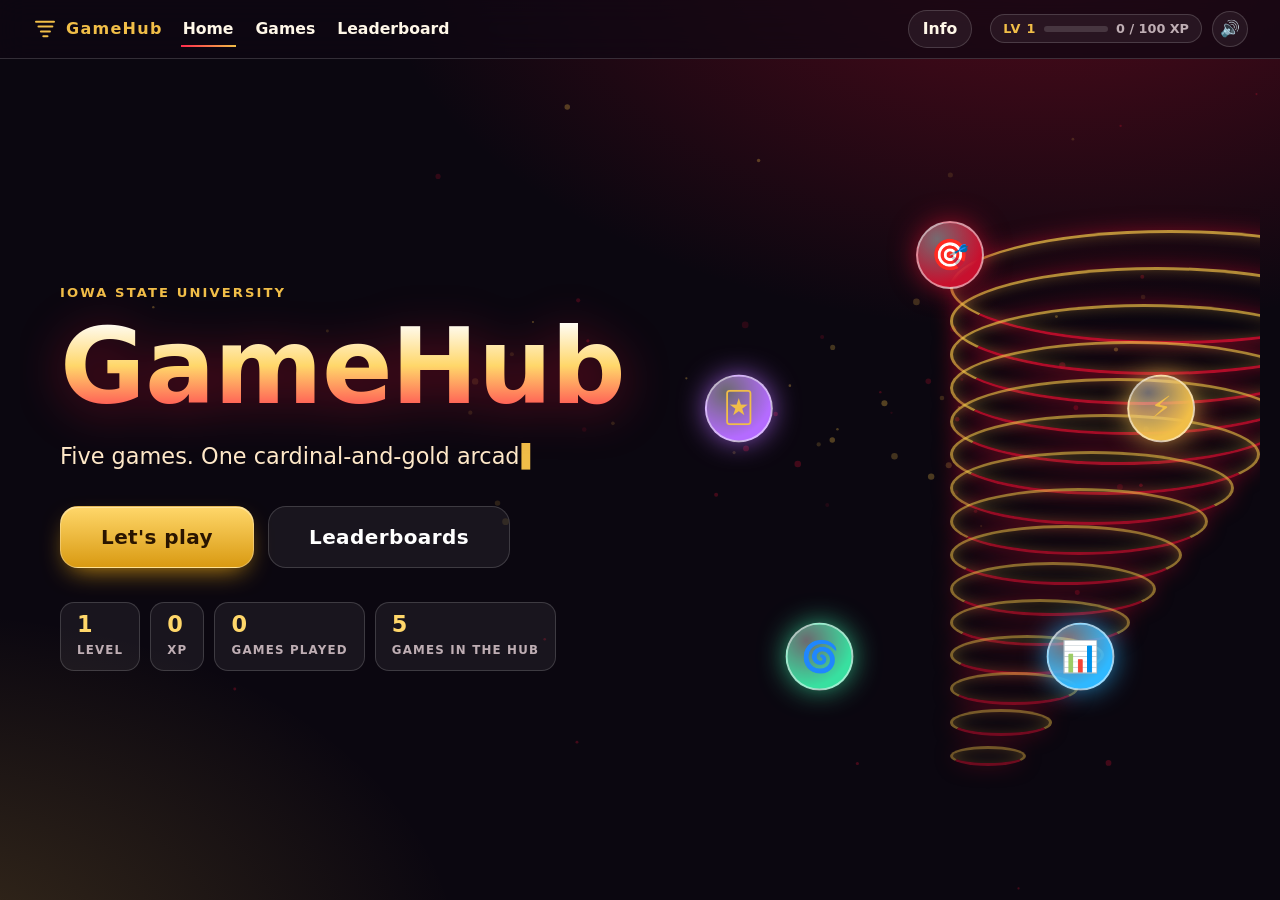
<file: index.html>
<!doctype html>
<html lang="en">
<head>
  <meta charset="utf-8">
  <meta name="viewport" content="width=device-width, initial-scale=1">
  <title>GameHub</title>
  <meta name="description" content="An Iowa State themed game hub: Jeopardy, Quiz Blitz, Family Feud, Maze and Memory Match.">
  <link rel="stylesheet" href="assets/hub.css?v=20261110c">
  <link rel="stylesheet" href="assets/index.css?v=20261110c">
  <script src="assets/hub.js?v=20261110c" defer></script>
  <script src="index.js?v=20261110c" defer></script>
</head>
<body>
  <nav class="site-nav" aria-label="Main navigation">
    <a href="index.html" aria-current="page">Home</a>
    <a href="content/games.html">Games</a>
    <a href="content/leaderboard.html">Leaderboard</a>
    <details class="info-menu">
      <summary>Info</summary>
      <div class="info-links">
        <a href="author/authors.html">Creators</a>
        <a href="faq/faq.html">FAQ</a>
      </div>
    </details>
  </nav>

  <main class="landing">
    <section class="hero">
      <p class="eyebrow" id="eyebrow"></p>
      <h1 class="title" id="welcomeTitle">GameHub</h1>
      <p class="tagline" id="tagline" aria-live="polite"></p>
      <div class="cta">
        <a class="btn gold big" id="playLink" href="content/games.html">Let's play</a>
        <a class="btn ghost big" href="content/leaderboard.html">Leaderboards</a>
      </div>
      <ul class="stats" id="stats" aria-label="Your progress"></ul>
    </section>

    <div class="art" aria-hidden="true">
      <div class="funnel" id="funnel"></div>
      <div class="orbit" id="orbit"></div>
    </div>
  </main>
</body>
</html>
</file>
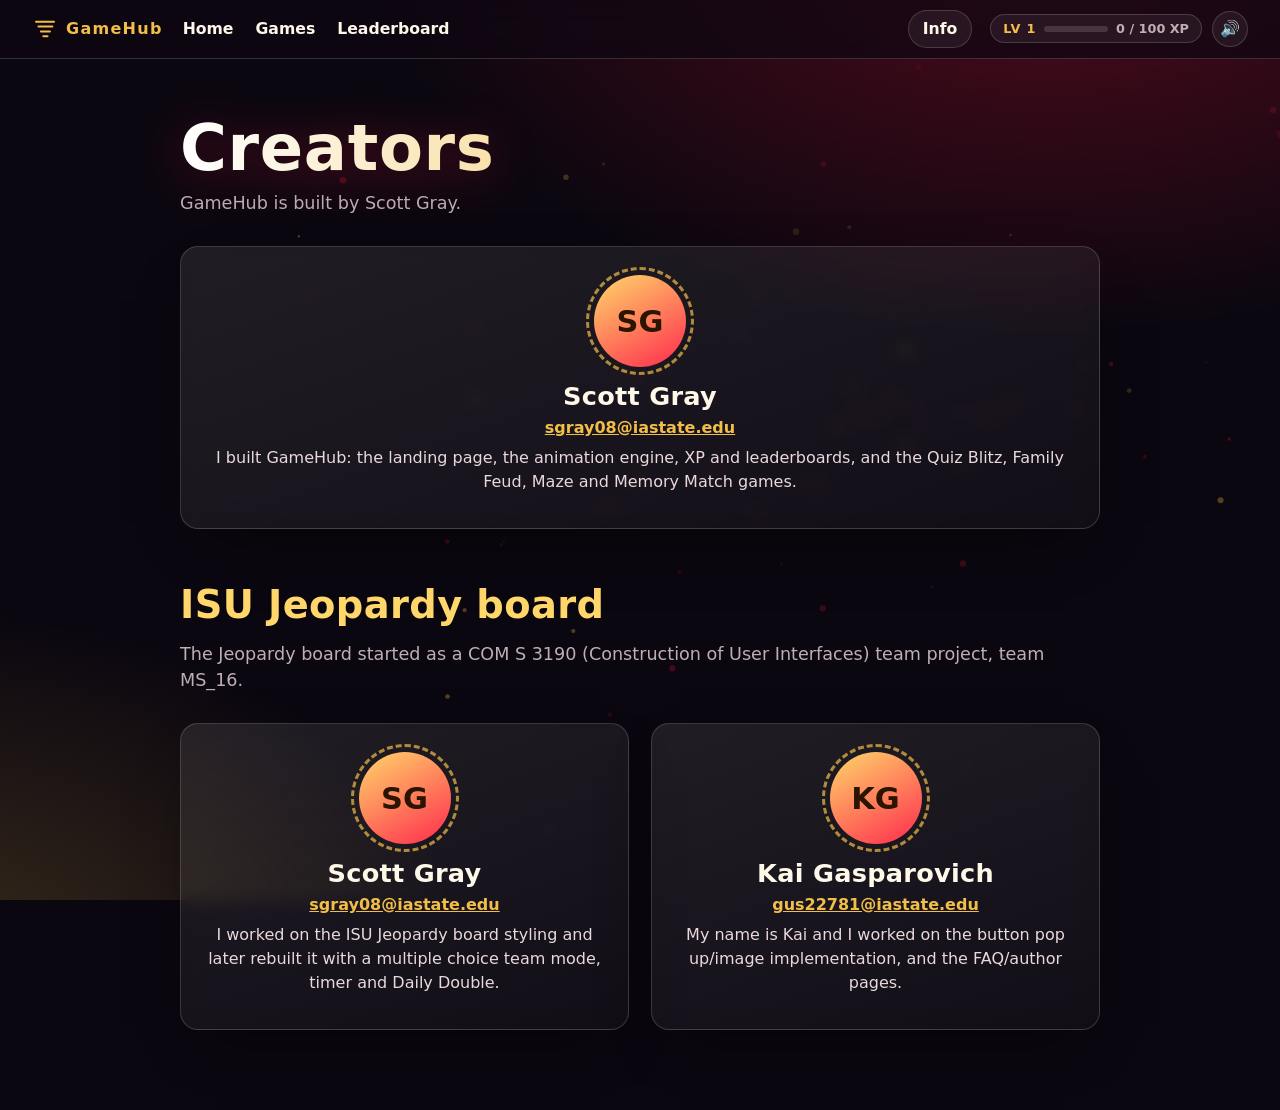
<file: author/authors.html>
<!doctype html>
<html lang="en">
<head>
  <meta charset="utf-8">
  <meta name="viewport" content="width=device-width, initial-scale=1">
  <title>Creators</title>
  <link rel="stylesheet" href="../assets/hub.css?v=20261110c">
  <link rel="stylesheet" href="../assets/authors.css?v=20261110c">
  <script src="../assets/hub.js?v=20261110c" defer></script>
  <script src="authors.js?v=20261110c" defer></script>
</head>
<body>
  <nav class="site-nav" aria-label="Main navigation">
    <a href="../index.html">Home</a>
    <a href="../content/games.html">Games</a>
    <a href="../content/leaderboard.html">Leaderboard</a>
    <details class="info-menu">
      <summary>Info</summary>
      <div class="info-links">
        <a href="authors.html" aria-current="page">Creators</a>
        <a href="../faq/faq.html">FAQ</a>
      </div>
    </details>
  </nav>
  <main class="authors-page">
    <h1 class="title" id="pageTitle">Creators</h1>
    <p class="sub" id="intro"></p>
    <section id="hubAuthors" class="author-grid" aria-label="Game hub creator"></section>

    <h2 class="board-title" id="boardTitle"></h2>
    <p class="sub" id="boardIntro"></p>
    <section id="boardAuthors" class="author-grid" aria-label="ISU Jeopardy board team"></section>
  </main>
</body>
</html>
</file>
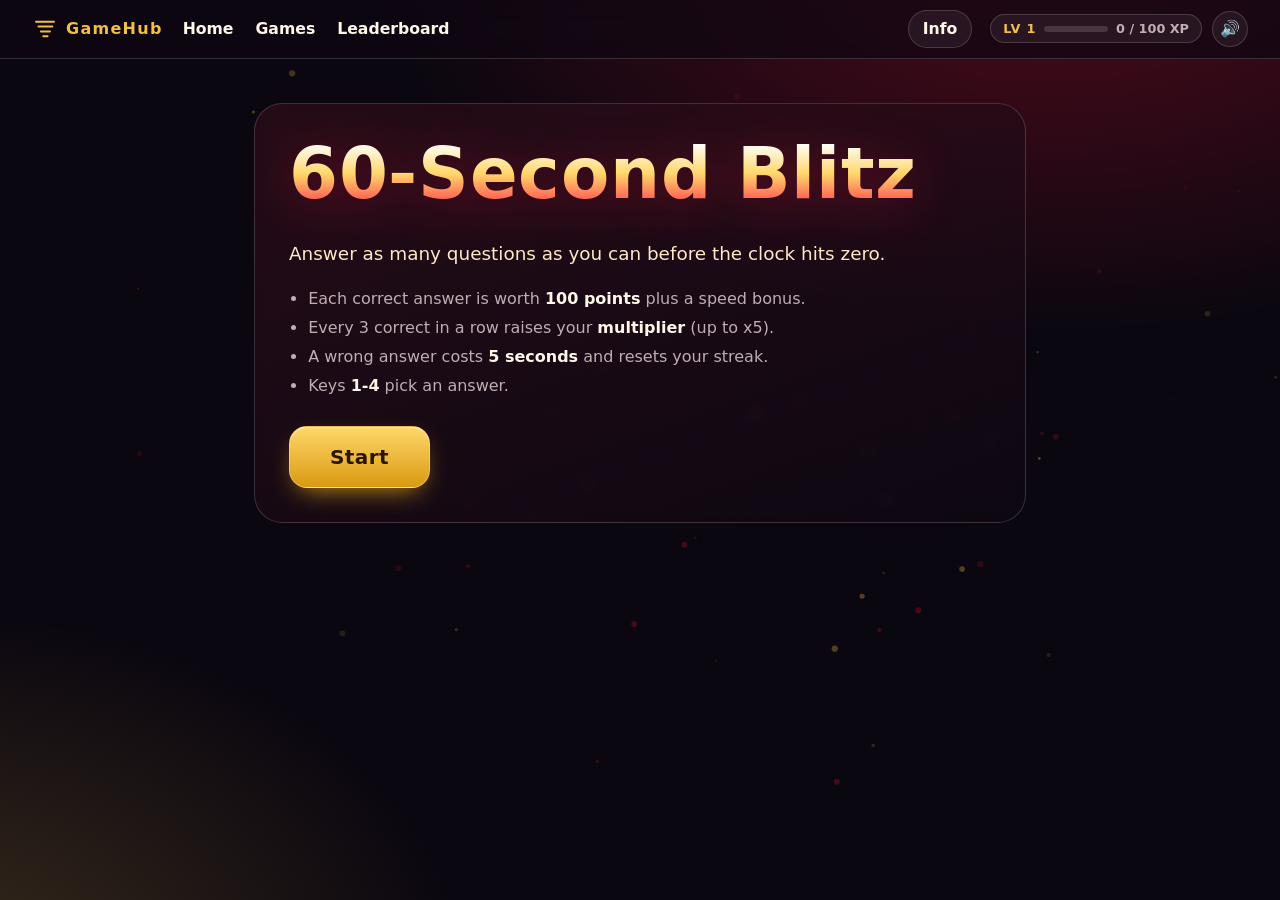
<file: content/blitz.html>
<!DOCTYPE html>
<html lang="en">
<head>
  <meta charset="UTF-8">
  <meta name="viewport" content="width=device-width, initial-scale=1.0">
  <title>Quiz Blitz</title>
  <link rel="stylesheet" href="../assets/hub.css?v=20261110c">
  <link rel="stylesheet" href="../assets/blitz.css?v=20261110c">
  <script src="../assets/hub.js?v=20261110c" defer></script>
  <script src="blitz.js?v=20261110c" defer></script>
</head>
<body>
  <nav class="site-nav" aria-label="Main navigation">
    <a href="../index.html">Home</a>
    <a href="games.html">Games</a>
    <a href="leaderboard.html">Leaderboard</a>
    <details class="info-menu">
      <summary>Info</summary>
      <div class="info-links">
        <a href="../author/authors.html">Creators</a>
        <a href="../faq/faq.html">FAQ</a>
      </div>
    </details>
  </nav>

  <main class="blitz">
    <header class="hud" id="hud" hidden>
      <div class="stat"><span>Score</span><b id="score">0</b></div>
      <div class="stat time"><span id="timeLabel">Time</span><b id="time">60</b></div>
      <div class="stat"><span>Streak</span><b id="streak">0</b><em id="mult">x1</em></div>
    </header>
    <div class="bar" id="barWrap" hidden><i id="bar"></i></div>

    <section id="start" class="panel">
      <h1 id="modeTitle" class="title">Quiz Blitz</h1>
      <p id="modeText" class="lead"></p>
      <ul id="rules" class="rules"></ul>
      <button id="go" class="btn gold big" type="button">Start</button>
    </section>

    <div id="count" class="count" aria-live="assertive" hidden></div>

    <section id="play" class="panel" hidden>
      <span id="qCat" class="chip"></span>
      <h2 id="q"></h2>
      <div id="choices" class="choices" role="group" aria-label="Answer choices"></div>
    </section>

    <section id="end" class="panel end" hidden>
      <p class="kicker" id="endKicker">Time!</p>
      <h2 id="endScore" class="title">0</h2>
      <p class="lead" id="endNote"></p>
      <ul class="end-stats" id="endStats"></ul>
      <div class="actions">
        <button id="again" class="btn gold" type="button">Play again</button>
        <a id="endBoard" class="btn" href="leaderboard.html?game=blitz">Leaderboard</a>
        <a class="btn ghost" href="games.html">All games</a>
      </div>
    </section>
  </main>
</body>
</html>
</file>
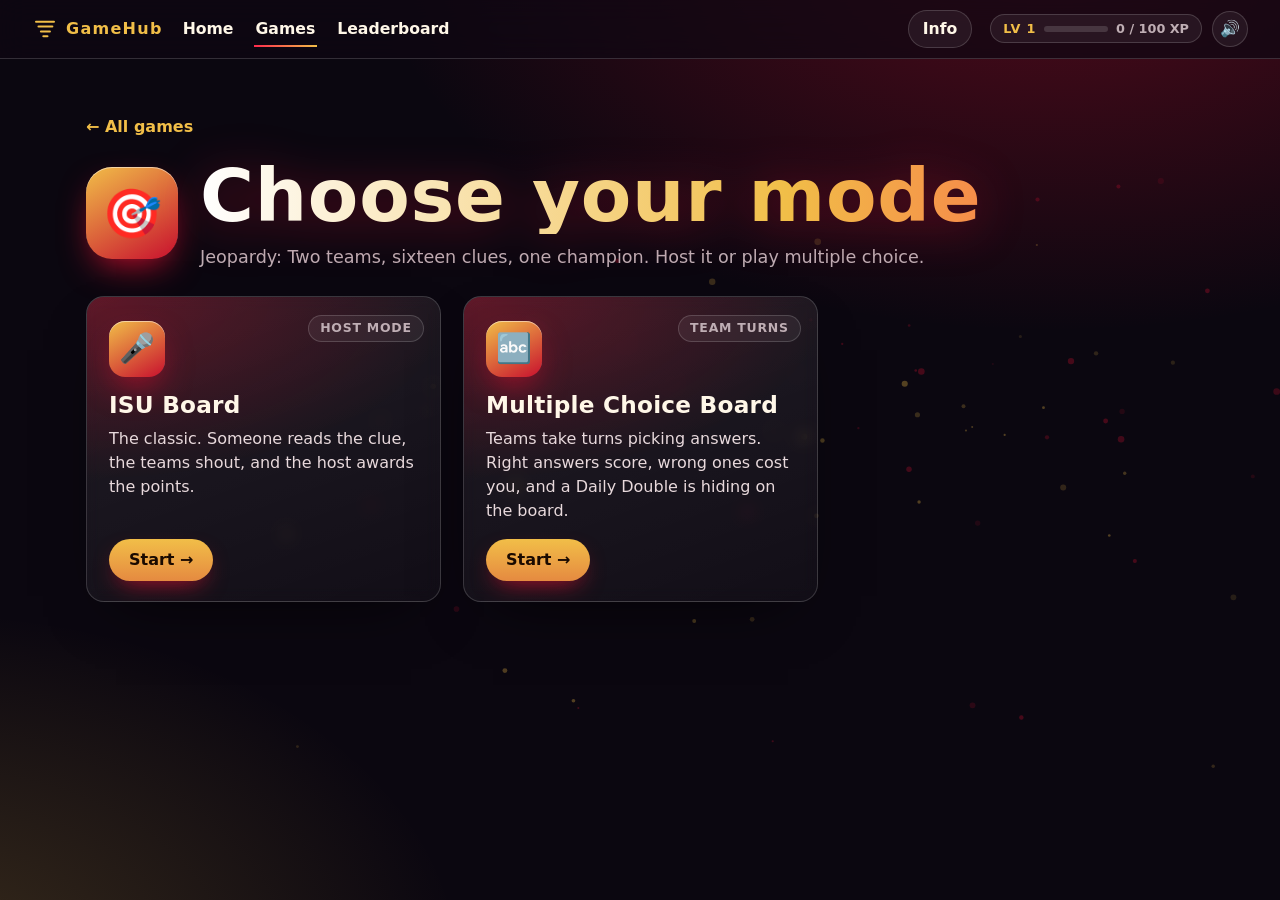
<file: content/board-styles.html>
<!doctype html>
<html lang="en">
<head>
  <meta charset="utf-8">
  <meta name="viewport" content="width=device-width, initial-scale=1">
  <title>Choose Your Mode</title>
  <link rel="stylesheet" href="../assets/hub.css?v=20261110c">
  <link rel="stylesheet" href="../assets/games.css?v=20261110c">
  <script src="../assets/hub.js?v=20261110c" defer></script>
  <script src="board-styles.js?v=20261110c" defer></script>
</head>
<body>
  <nav class="site-nav" aria-label="Main navigation">
    <a href="../index.html">Home</a>
    <a href="games.html" aria-current="page">Games</a>
    <a href="leaderboard.html">Leaderboard</a>
    <details class="info-menu">
      <summary>Info</summary>
      <div class="info-links">
        <a href="../author/authors.html">Creators</a>
        <a href="../faq/faq.html">FAQ</a>
      </div>
    </details>
  </nav>
  <main class="page">
    <a class="back" href="games.html">&larr; All games</a>
    <header class="page-head game-head" id="gameHead">
      <span class="orb big" id="gameIcon" aria-hidden="true"></span>
      <div>
        <h1 class="title" id="pageTitle">Choose your mode</h1>
        <p class="sub" id="gameName"></p>
      </div>
    </header>
    <section id="styleList" class="grid modes" aria-label="Available modes"></section>
  </main>
</body>
</html>
</file>
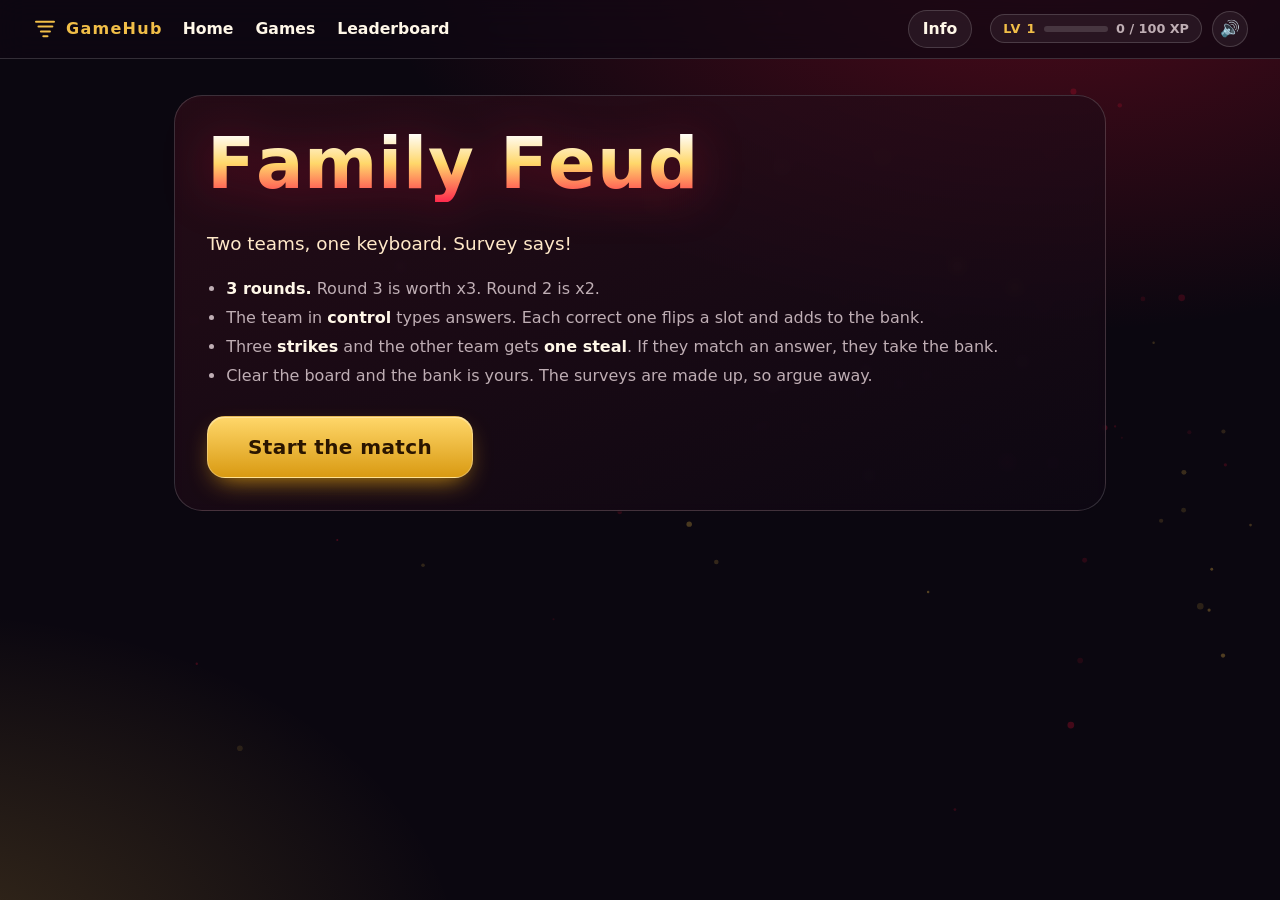
<file: content/feud.html>
<!DOCTYPE html>
<html lang="en">
<head>
  <meta charset="UTF-8">
  <meta name="viewport" content="width=device-width, initial-scale=1.0">
  <title>Family Feud</title>
  <link rel="stylesheet" href="../assets/hub.css?v=20261110c">
  <link rel="stylesheet" href="../assets/feud.css?v=20261110c">
  <script src="../assets/hub.js?v=20261110c" defer></script>
  <script src="feud.js?v=20261110c" defer></script>
</head>
<body>
  <nav class="site-nav" aria-label="Main navigation">
    <a href="../index.html">Home</a>
    <a href="games.html">Games</a>
    <a href="leaderboard.html">Leaderboard</a>
    <details class="info-menu">
      <summary>Info</summary>
      <div class="info-links">
        <a href="../author/authors.html">Creators</a>
        <a href="../faq/faq.html">FAQ</a>
      </div>
    </details>
  </nav>

  <main class="feud">
    <section id="start" class="panel">
      <h1 id="feudTitle" class="title">Family Feud</h1>
      <p class="lead">Two teams, one keyboard. Survey says!</p>
      <ul class="rules" id="rules"></ul>
      <button id="go" class="btn gold big" type="button">Start the match</button>
    </section>

    <section id="game" hidden>
      <header class="top">
        <div class="team-card team-a" id="cardA"><span>Team A</span><b id="scoreA">0</b></div>
        <div class="round-info">
          <span class="chip hot" id="roundChip">Round 1</span>
          <div class="bank"><span>Bank</span><b id="bank">0</b></div>
        </div>
        <div class="team-card team-b" id="cardB"><span>Team B</span><b id="scoreB">0</b></div>
      </header>

      <div class="panel survey">
        <h2 id="question"></h2>
        <ol id="slots" class="slots" aria-label="Survey answers"></ol>
        <div id="strikes" class="strikes" aria-label="Strikes"><i></i><i></i><i></i></div>
      </div>

      <form id="guessForm" class="guess" autocomplete="off">
        <label id="prompt" for="guess"></label>
        <div class="guess-row">
          <input id="guess" type="text" maxlength="60" placeholder="Type your answer..." enterkeyhint="send">
          <button class="btn gold" id="submit" type="submit">Guess</button>
        </div>
        <p id="hint" class="hint" aria-live="polite"></p>
      </form>

      <div class="next-row"><button id="next" class="btn" type="button" hidden>Next round</button></div>
    </section>

    <div id="xmark" class="xmark" aria-hidden="true" hidden></div>

    <section id="end" class="panel end" hidden>
      <p class="kicker">Final survey says</p>
      <h2 id="endTitle" class="title"></h2>
      <div class="end-scores">
        <div class="team-card team-a" id="endA"><span>Team A</span><b>0</b></div>
        <div class="team-card team-b" id="endB"><span>Team B</span><b>0</b></div>
      </div>
      <p class="lead" id="endNote"></p>
      <div class="actions">
        <button id="again" class="btn gold" type="button">Play again</button>
        <a id="endBoard" class="btn" href="leaderboard.html?game=feud">Leaderboard</a>
        <a class="btn ghost" href="games.html">All games</a>
      </div>
    </section>
  </main>
</body>
</html>
</file>
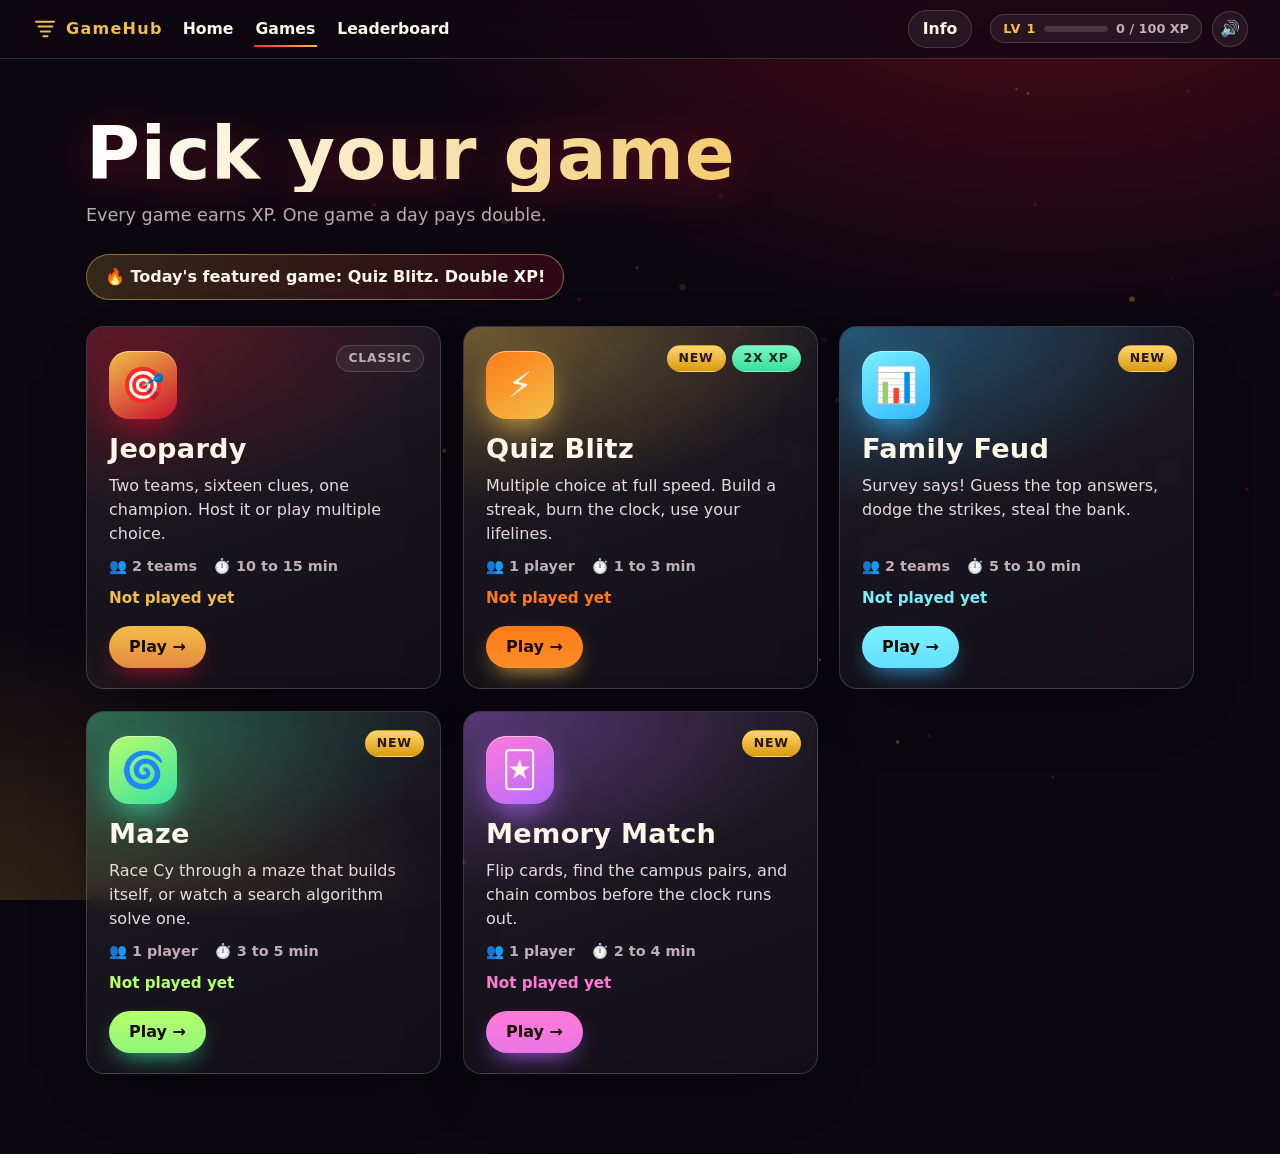
<file: content/games.html>
<!doctype html>
<html lang="en">
<head>
  <meta charset="utf-8">
  <meta name="viewport" content="width=device-width, initial-scale=1">
  <title>Choose a Game</title>
  <link rel="stylesheet" href="../assets/hub.css?v=20261110c">
  <link rel="stylesheet" href="../assets/games.css?v=20261110c">
  <script src="../assets/hub.js?v=20261110c" defer></script>
  <script src="games.js?v=20261110c" defer></script>
</head>
<body>
  <nav class="site-nav" aria-label="Main navigation">
    <a href="../index.html">Home</a>
    <a href="games.html" aria-current="page">Games</a>
    <a href="leaderboard.html">Leaderboard</a>
    <details class="info-menu">
      <summary>Info</summary>
      <div class="info-links">
        <a href="../author/authors.html">Creators</a>
        <a href="../faq/faq.html">FAQ</a>
      </div>
    </details>
  </nav>
  <main class="page">
    <header class="page-head">
      <h1 class="title" id="pageTitle">Pick your game</h1>
      <p class="sub" id="pageSub"></p>
    </header>
    <p class="featured" id="featured" hidden></p>
    <section id="gameList" class="grid" aria-label="Available games"></section>
  </main>
</body>
</html>
</file>
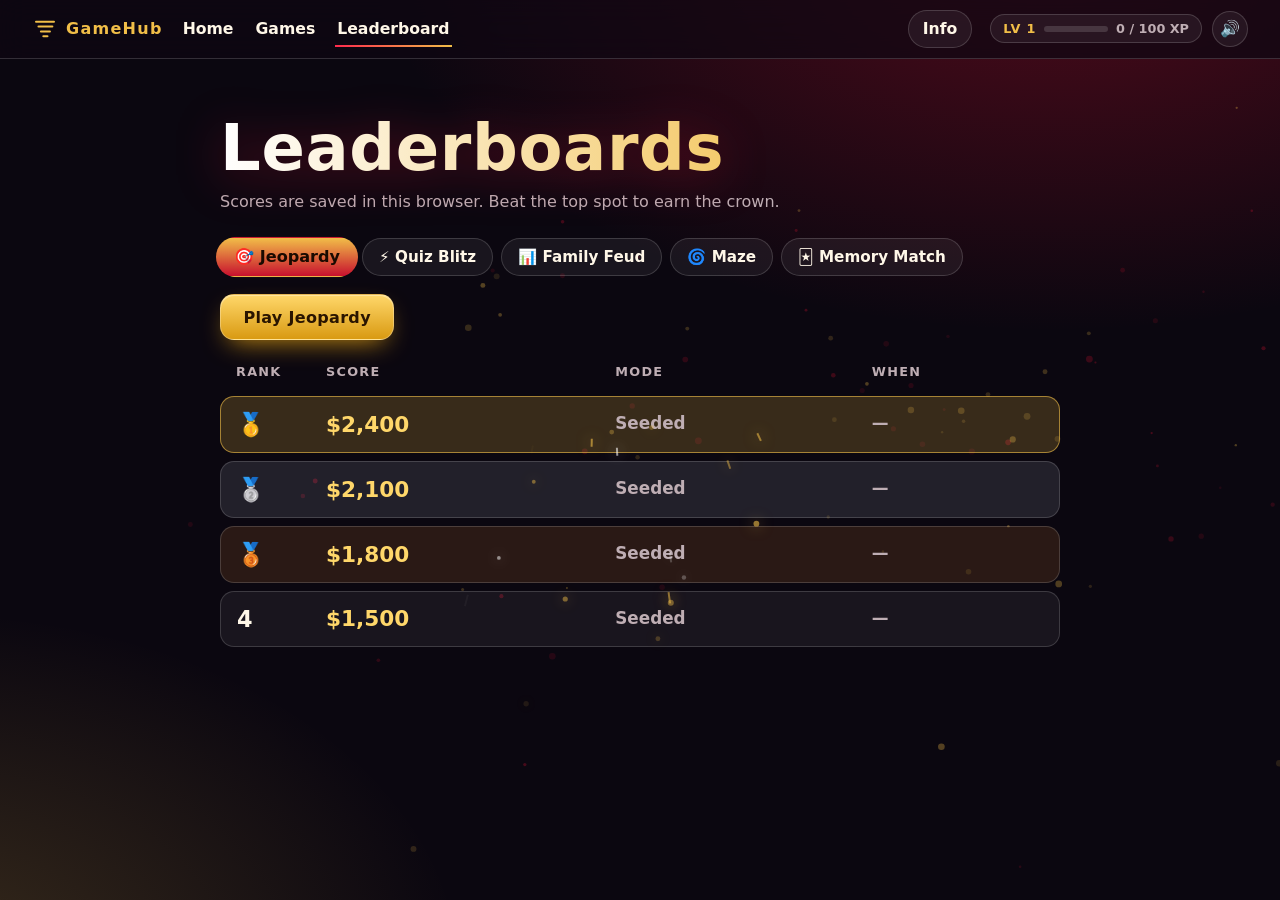
<file: content/leaderboard.html>
<!DOCTYPE html>
<html lang="en">
<head>
  <meta charset="UTF-8">
  <meta name="viewport" content="width=device-width, initial-scale=1.0">
  <title>Leaderboards</title>
  <link rel="stylesheet" href="../assets/hub.css?v=20261110c">
  <link rel="stylesheet" href="../assets/leaderboard.css?v=20261110c">
  <script src="../assets/hub.js?v=20261110c" defer></script>
  <script src="leaderboard.js?v=20261110c" defer></script>
</head>
<body>
  <nav class="site-nav" aria-label="Main navigation">
    <a href="../index.html">Home</a>
    <a href="games.html">Games</a>
    <a href="leaderboard.html" aria-current="page">Leaderboard</a>
    <details class="info-menu">
      <summary>Info</summary>
      <div class="info-links">
        <a href="../author/authors.html">Creators</a>
        <a href="../faq/faq.html">FAQ</a>
      </div>
    </details>
  </nav>
  <main class="lb">
    <header class="leaderboard-header">
      <h1 class="title" id="pageTitle">Leaderboards</h1>
      <p class="sub">Scores are saved in this browser. Beat the top spot to earn the crown.</p>
    </header>
    <div class="tabs" id="tabs" role="tablist" aria-label="Choose a game"></div>
    <div class="lb-actions">
      <a class="btn gold" id="playGame" href="games.html">Play this game</a>
    </div>
    <table class="table" aria-live="polite">
      <thead>
        <tr id="tableHeader"></tr>
      </thead>
      <tbody id="leaderboard"></tbody>
    </table>
    <p class="empty" id="empty" hidden>No scores yet. Be the first!</p>
  </main>
</body>
</html>
</file>
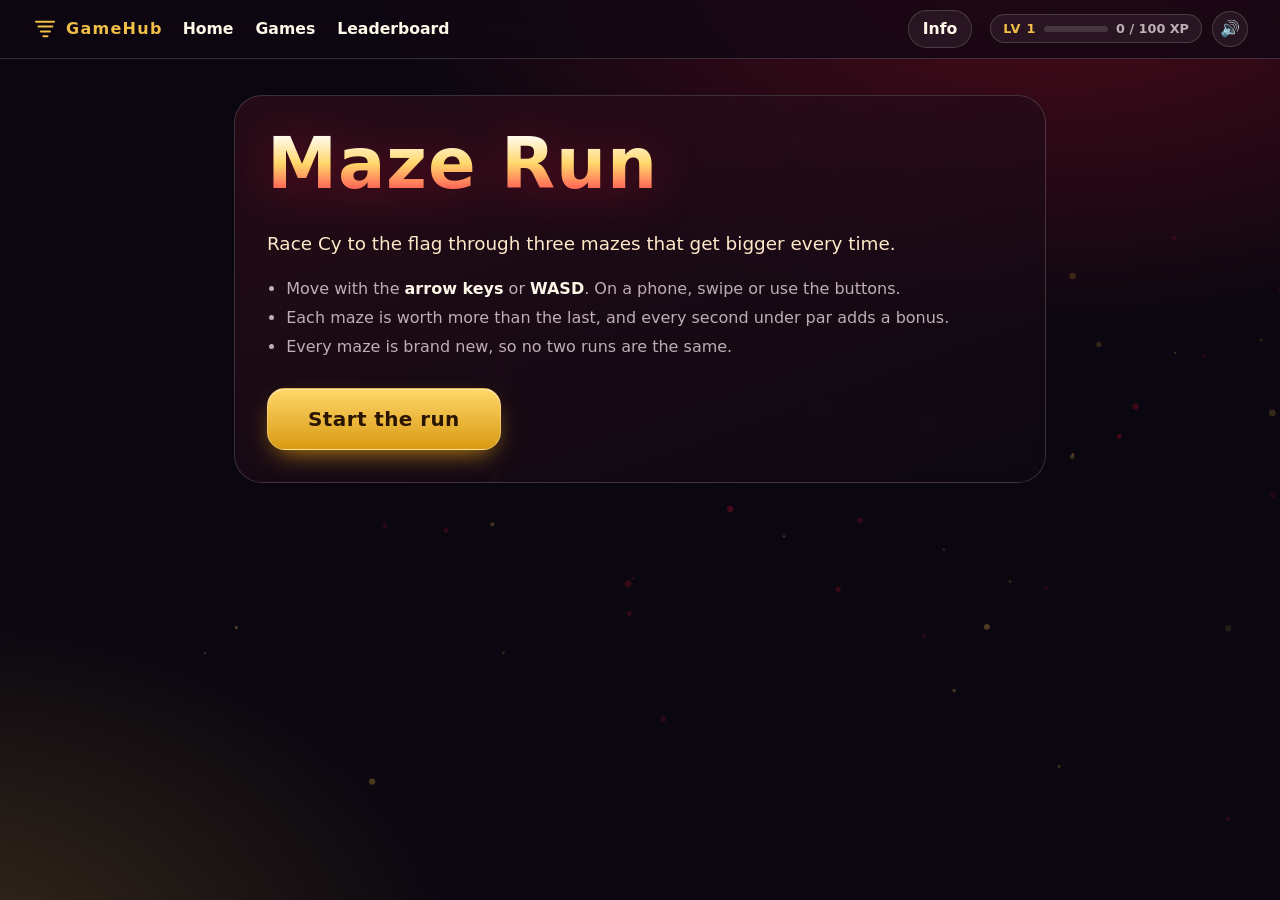
<file: content/maze.html>
<!DOCTYPE html>
<html lang="en">
<head>
  <meta charset="UTF-8">
  <meta name="viewport" content="width=device-width, initial-scale=1.0">
  <title>Maze</title>
  <link rel="stylesheet" href="../assets/hub.css?v=20261110c">
  <link rel="stylesheet" href="../assets/maze.css?v=20261110c">
  <script src="../assets/hub.js?v=20261110c" defer></script>
  <script src="maze-lib.js?v=20261110c" defer></script>
  <script src="maze.js?v=20261110c" defer></script>
</head>
<body>
  <nav class="site-nav" aria-label="Main navigation">
    <a href="../index.html">Home</a>
    <a href="games.html">Games</a>
    <a href="leaderboard.html">Leaderboard</a>
    <details class="info-menu">
      <summary>Info</summary>
      <div class="info-links">
        <a href="../author/authors.html">Creators</a>
        <a href="../faq/faq.html">FAQ</a>
      </div>
    </details>
  </nav>

  <main class="maze-page">
    <section id="start" class="panel">
      <h1 id="mazeTitle" class="title">Maze</h1>
      <p id="mazeLead" class="lead"></p>
      <ul id="rules" class="rules"></ul>
      <button id="go" class="btn gold big" type="button">Start</button>
    </section>

    <section id="stage" hidden>
      <header class="hud" id="runHud">
        <div class="stat"><span>Level</span><b id="level">1</b></div>
        <div class="stat"><span>Time</span><b id="time">0</b></div>
        <div class="stat"><span>Moves</span><b id="moves">0</b></div>
        <div class="stat"><span>Score</span><b id="score">0</b></div>
      </header>

      <div class="solver-controls" id="solverControls" hidden>
        <div class="seg" role="radiogroup" aria-label="Algorithm" id="algoSeg">
          <button type="button" role="radio" aria-checked="true" data-algo="bfs">BFS</button>
          <button type="button" role="radio" aria-checked="false" data-algo="dfs">DFS</button>
          <button type="button" role="radio" aria-checked="false" data-algo="astar">A*</button>
        </div>
        <label class="field">Size
          <select id="size"><option value="10">10 x 10</option><option value="16" selected>16 x 16</option><option value="24">24 x 24</option><option value="32">32 x 32</option></select>
        </label>
        <label class="field">Speed
          <select id="speed"><option value="slow">Slow</option><option value="normal" selected>Normal</option><option value="fast">Fast</option></select>
        </label>
        <button id="newMaze" class="btn ghost" type="button">New maze</button>
        <button id="solve" class="btn gold" type="button">Solve</button>
      </div>

      <div class="board-wrap">
        <canvas id="maze" aria-label="Maze board" role="img"></canvas>
        <div id="overlay" class="overlay" hidden></div>
      </div>

      <p id="status" class="status" aria-live="polite"></p>
      <ul id="stats" class="stats" hidden></ul>

      <div id="pad" class="pad" aria-label="Move buttons" hidden>
        <button type="button" data-dir="N" aria-label="Up">▲</button>
        <button type="button" data-dir="W" aria-label="Left">◀</button>
        <button type="button" data-dir="S" aria-label="Down">▼</button>
        <button type="button" data-dir="E" aria-label="Right">▶</button>
      </div>
    </section>

    <section id="end" class="panel end" hidden>
      <p class="kicker" id="endKicker">Maze cleared</p>
      <h2 id="endScore" class="title">0</h2>
      <p class="lead" id="endNote"></p>
      <div class="actions">
        <button id="again" class="btn gold" type="button">Play again</button>
        <a id="endBoard" class="btn" href="leaderboard.html?game=maze">Leaderboard</a>
        <a class="btn ghost" href="games.html">All games</a>
      </div>
    </section>
  </main>
</body>
</html>
</file>
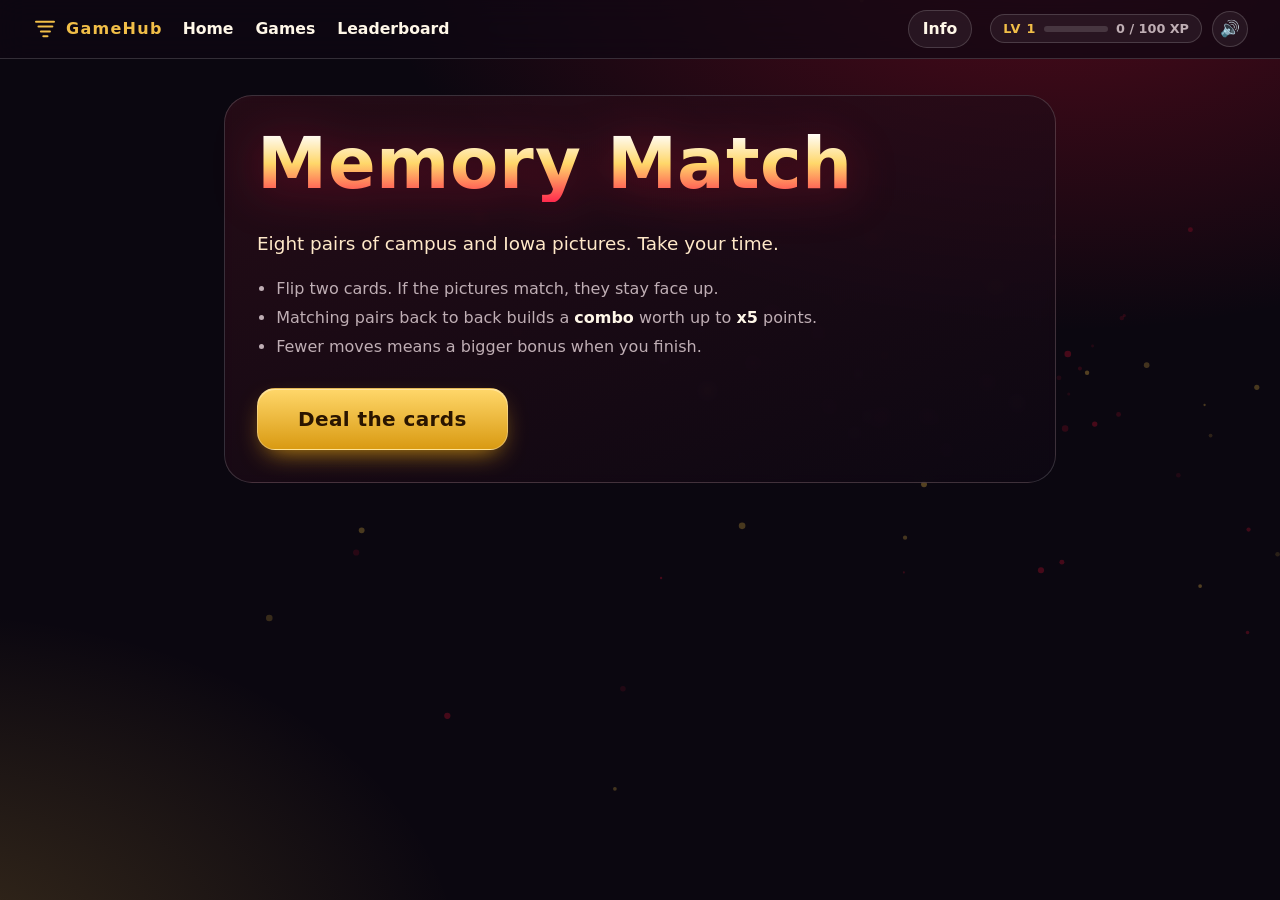
<file: content/memory.html>
<!DOCTYPE html>
<html lang="en">
<head>
  <meta charset="UTF-8">
  <meta name="viewport" content="width=device-width, initial-scale=1.0">
  <title>Memory Match</title>
  <link rel="stylesheet" href="../assets/hub.css?v=20261110c">
  <link rel="stylesheet" href="../assets/memory.css?v=20261110c">
  <script src="../assets/hub.js?v=20261110c" defer></script>
  <script src="memory.js?v=20261110c" defer></script>
</head>
<body>
  <nav class="site-nav" aria-label="Main navigation">
    <a href="../index.html">Home</a>
    <a href="games.html">Games</a>
    <a href="leaderboard.html">Leaderboard</a>
    <details class="info-menu">
      <summary>Info</summary>
      <div class="info-links">
        <a href="../author/authors.html">Creators</a>
        <a href="../faq/faq.html">FAQ</a>
      </div>
    </details>
  </nav>

  <main class="memory">
    <section id="start" class="panel">
      <h1 id="memTitle" class="title">Memory Match</h1>
      <p id="memLead" class="lead"></p>
      <ul id="rules" class="rules"></ul>
      <button id="go" class="btn gold big" type="button">Deal the cards</button>
    </section>

    <section id="game" hidden>
      <header class="hud">
        <div class="stat"><span>Score</span><b id="score">0</b></div>
        <div class="stat"><span id="timeLabel">Time</span><b id="time">0</b></div>
        <div class="stat"><span>Moves</span><b id="moves">0</b></div>
        <div class="stat"><span>Combo</span><b id="combo">x1</b></div>
      </header>
      <div class="bar" id="barWrap" hidden><i id="bar"></i></div>
      <div id="grid" class="grid" role="group" aria-label="Memory cards"></div>
      <p id="status" class="status" aria-live="polite"></p>
    </section>

    <section id="end" class="panel end" hidden>
      <p class="kicker" id="endKicker">All pairs found</p>
      <h2 id="endScore" class="title">0</h2>
      <p class="lead" id="endNote"></p>
      <ul class="end-stats" id="endStats"></ul>
      <div class="actions">
        <button id="again" class="btn gold" type="button">Play again</button>
        <a id="endBoard" class="btn" href="leaderboard.html?game=memory">Leaderboard</a>
        <a class="btn ghost" href="games.html">All games</a>
      </div>
    </section>
  </main>
</body>
</html>
</file>
<file: assets/hub.css>
/* GameHub: shared design system. Cardinal and gold on a deep night background. */
:root {
  --bg: #0b0710;
  --panel: rgba(255, 255, 255, 0.06);
  --panel-strong: rgba(255, 255, 255, 0.1);
  --stroke: rgba(255, 255, 255, 0.16);
  --cardinal: #c8102e;
  --cardinal-hot: #ff2a4d;
  --gold: #f1be48;
  --gold-hot: #ffd76a;
  --ink: #fff7e8;
  --muted: #bfaeb4;
  --good: #38e0a0;
  --bad: #ff4d6d;
  --blue: #5aa9ff;
  --radius: 18px;
  --font: "Segoe UI", system-ui, -apple-system, Roboto, "Helvetica Neue", Arial, sans-serif;
  --display: "Arial Black", "Segoe UI Black", Impact, system-ui, sans-serif;
  --accent: var(--cardinal);
  --accent2: var(--gold);
}

*, *::before, *::after { box-sizing: border-box; }

html { color-scheme: dark; }

body {
  margin: 0;
  min-height: 100vh;
  color: var(--ink);
  font-family: var(--font);
  line-height: 1.5;
  background:
    radial-gradient(1100px 650px at 82% -8%, rgba(200, 16, 46, 0.38), transparent 62%),
    radial-gradient(900px 600px at -6% 108%, rgba(241, 190, 72, 0.2), transparent 60%),
    var(--bg);
  background-attachment: fixed;
  overflow-x: hidden;
}

#bg, #fx { position: fixed; inset: 0; pointer-events: none; }
#bg { z-index: 0; }
#fx { z-index: 900; }

main, .site-nav { position: relative; z-index: 2; }

h1, h2, h3 { font-family: var(--display); line-height: 1.05; letter-spacing: 0.01em; margin: 0 0 0.4em; }

a { color: var(--gold); }

:focus-visible { outline: 3px solid var(--gold); outline-offset: 3px; border-radius: 6px; }

.sr-only { position: absolute; width: 1px; height: 1px; overflow: hidden; clip: rect(0 0 0 0); white-space: nowrap; }

.title {
  background: linear-gradient(90deg, #fff, var(--gold), var(--cardinal-hot), var(--gold), #fff);
  background-size: 300% 100%;
  -webkit-background-clip: text;
  background-clip: text;
  color: transparent;
  animation: shift 7s linear infinite;
  text-shadow: none;
  filter: drop-shadow(0 6px 24px rgba(200, 16, 46, 0.45));
}

.ch { display: inline-block; will-change: transform; }
/* Per-letter gradient: stays visible while each letter is animated on its own. */
.title .ch {
  background: linear-gradient(180deg, #fff 6%, var(--gold-hot) 48%, var(--cardinal-hot) 100%);
  -webkit-background-clip: text;
  background-clip: text;
  color: transparent;
}

/* ----------------------------------------------------------------- nav */
.site-nav {
  position: sticky;
  top: 0;
  z-index: 50;
  display: flex;
  align-items: center;
  flex-wrap: wrap;
  gap: 6px 18px;
  padding: 10px clamp(14px, 3vw, 32px);
  background: rgba(14, 7, 18, 0.72);
  backdrop-filter: blur(14px);
  border-bottom: 1px solid var(--stroke);
}

.site-nav .brand { display: inline-flex; align-items: center; gap: 8px; color: var(--gold); font-family: var(--display); letter-spacing: 0.08em; }
.site-nav .brand svg { animation: wobble 4s ease-in-out infinite; }

.site-nav a, .info-menu summary {
  color: var(--ink);
  font-weight: 700;
  font-size: 0.98rem;
  text-decoration: none;
  position: relative;
  padding: 6px 2px;
}

.site-nav > a::after {
  content: "";
  position: absolute;
  left: 0; right: 0; bottom: 0;
  height: 2px;
  background: linear-gradient(90deg, var(--cardinal-hot), var(--gold));
  transform: scaleX(0);
  transform-origin: left;
  transition: transform 0.3s cubic-bezier(0.16, 1, 0.3, 1);
}
.site-nav > a:hover::after, .site-nav > a[aria-current="page"]::after { transform: scaleX(1); }

.info-menu { position: relative; margin-left: auto; }
.info-menu summary {
  cursor: pointer;
  list-style: none;
  padding: 6px 14px;
  border: 1px solid var(--stroke);
  border-radius: 999px;
  background: var(--panel);
}
.info-menu summary::-webkit-details-marker { display: none; }
.info-links {
  position: absolute;
  right: 0;
  top: calc(100% + 8px);
  display: none;
  min-width: 150px;
  flex-direction: column;
  padding: 6px;
  border: 1px solid var(--stroke);
  border-radius: 14px;
  background: rgba(20, 9, 24, 0.96);
  box-shadow: 0 20px 50px rgba(0, 0, 0, 0.5);
}
.info-menu[open] .info-links { display: flex; animation: drop 0.25s cubic-bezier(0.16, 1, 0.3, 1); }
.info-links a { padding: 9px 12px; border-radius: 10px; }
.info-links a:hover { background: var(--panel-strong); }

.nav-right { display: flex; align-items: center; gap: 10px; }
.lvl { display: inline-flex; align-items: center; gap: 8px; padding: 4px 12px; border: 1px solid var(--stroke); border-radius: 999px; background: var(--panel); font-size: 0.8rem; font-weight: 800; }
.lvl-n { color: var(--gold); letter-spacing: 0.06em; }
.lvl-bar { width: 64px; height: 6px; border-radius: 99px; background: rgba(255, 255, 255, 0.14); overflow: hidden; }
.lvl-bar i { display: block; height: 100%; transform-origin: left; transform: scaleX(0); background: linear-gradient(90deg, var(--cardinal-hot), var(--gold)); transition: transform 0.8s cubic-bezier(0.16, 1, 0.3, 1); }
.lvl-xp { color: var(--muted); font-weight: 600; }
.mute { border: 1px solid var(--stroke); border-radius: 999px; background: var(--panel); color: var(--ink); width: 36px; height: 36px; cursor: pointer; font-size: 1rem; }
.mute:hover { background: var(--panel-strong); }

@media (max-width: 720px) {
  .lvl-xp, .lvl-bar { display: none; }
  .site-nav { gap: 4px 12px; }
}

/* -------------------------------------------------------------- buttons */
.btn {
  --c1: var(--cardinal);
  --c2: var(--cardinal-hot);
  position: relative;
  display: inline-flex;
  align-items: center;
  justify-content: center;
  gap: 0.5em;
  padding: 0.8em 1.4em;
  border-radius: 14px;
  border: 1px solid rgba(255, 255, 255, 0.28);
  background: linear-gradient(180deg, var(--c2), var(--c1));
  color: #fff;
  font: 800 1rem var(--font);
  letter-spacing: 0.02em;
  text-decoration: none;
  cursor: pointer;
  overflow: hidden;
  box-shadow: 0 10px 26px -10px var(--c1), inset 0 1px 0 rgba(255, 255, 255, 0.35);
  transition: transform 0.18s, box-shadow 0.25s, filter 0.2s;
}
.btn::after {
  content: "";
  position: absolute;
  inset: 0;
  background: linear-gradient(105deg, transparent 35%, rgba(255, 255, 255, 0.4) 50%, transparent 65%);
  transform: translateX(-130%);
  transition: transform 0.7s;
  pointer-events: none;
}
.btn:hover:not(:disabled)::after { transform: translateX(130%); }
.btn:hover:not(:disabled) { transform: translateY(-2px) scale(1.02); box-shadow: 0 16px 34px -10px var(--c1), inset 0 1px 0 rgba(255, 255, 255, 0.4); }
.btn:active:not(:disabled) { transform: translateY(1px) scale(0.98); }
.btn.gold { --c1: #d99a12; --c2: var(--gold-hot); color: #2a1500; }
.btn.ghost { background: var(--panel); box-shadow: none; border-color: var(--stroke); }
.btn.ghost:hover:not(:disabled) { background: var(--panel-strong); box-shadow: none; }
.btn.big { font-size: 1.25rem; padding: 0.9em 2em; border-radius: 18px; }
.btn:disabled { opacity: 0.45; cursor: not-allowed; filter: grayscale(0.4); }

/* ---------------------------------------------------------------- cards */
.card {
  position: relative;
  border: 1px solid var(--stroke);
  border-radius: var(--radius);
  background: linear-gradient(160deg, rgba(255, 255, 255, 0.09), rgba(255, 255, 255, 0.03));
  backdrop-filter: blur(8px);
  box-shadow: 0 24px 60px -30px rgba(0, 0, 0, 0.8);
}

.tilt {
  transform: perspective(900px) rotateX(var(--rx, 0deg)) rotateY(var(--ry, 0deg)) scale(var(--s, 1));
  transition: transform 0.18s ease-out, box-shadow 0.3s;
  transform-style: preserve-3d;
}
.tilt::after {
  content: "";
  position: absolute;
  inset: 0;
  border-radius: inherit;
  pointer-events: none;
  background: radial-gradient(circle at var(--mx, 50%) var(--my, 0%), rgba(255, 255, 255, 0.22), transparent 55%);
  opacity: 0;
  transition: opacity 0.25s;
}
.tilt:hover::after { opacity: 1; }

.chip {
  display: inline-block;
  padding: 3px 11px;
  border-radius: 999px;
  border: 1px solid var(--stroke);
  background: var(--panel);
  color: var(--muted);
  font-size: 0.78rem;
  font-weight: 800;
  letter-spacing: 0.06em;
  text-transform: uppercase;
}
.chip.hot { color: #2a1500; background: linear-gradient(180deg, var(--gold-hot), #d99a12); border-color: transparent; }
.chip.live { color: #062b1c; background: linear-gradient(180deg, #7ff3c4, var(--good)); border-color: transparent; }

/* --------------------------------------------------------------- dialogs */
dialog {
  border: 1px solid rgba(241, 190, 72, 0.35);
  border-radius: 26px;
  padding: 0;
  color: var(--ink);
  background: linear-gradient(160deg, rgba(48, 14, 26, 0.97), rgba(14, 8, 20, 0.97));
  box-shadow: 0 50px 140px -20px rgba(200, 16, 46, 0.6);
  max-width: min(760px, calc(100vw - 20px));
  width: 100%;
}
dialog::backdrop { background: rgba(5, 2, 8, 0.72); backdrop-filter: blur(7px); }

/* ---------------------------------------------------------------- tables */
.table { width: 100%; border-collapse: separate; border-spacing: 0 8px; font-size: 1.05rem; }
.table th { text-align: left; padding: 6px 16px; color: var(--muted); font-size: 0.8rem; letter-spacing: 0.1em; text-transform: uppercase; }
.table td { padding: 14px 16px; background: var(--panel); border-block: 1px solid var(--stroke); }
.table td:first-child { border-left: 1px solid var(--stroke); border-radius: 14px 0 0 14px; }
.table td:last-child { border-right: 1px solid var(--stroke); border-radius: 0 14px 14px 0; }

/* ------------------------------------------------------------ fx elements */
.flash { position: fixed; inset: 0; z-index: 950; pointer-events: none; }
.wipe {
  position: fixed;
  inset: 0;
  z-index: 9999;
  pointer-events: none;
  transform: translateX(-101%);
  background: linear-gradient(100deg, var(--cardinal) 0 52%, var(--gold) 52% 100%);
}
.floater { position: fixed; z-index: 960; pointer-events: none; font: 900 1.8rem var(--display); text-shadow: 0 4px 18px rgba(0, 0, 0, 0.7); }
.banner {
  position: fixed;
  inset: 0;
  z-index: 940;
  display: grid;
  place-content: center;
  justify-items: center;
  gap: 8px;
  pointer-events: none;
  text-align: center;
  background: radial-gradient(circle at center, rgba(0, 0, 0, 0.62), transparent 70%);
}
.banner strong { font: 900 clamp(2.6rem, 9vw, 6.5rem) var(--display); color: var(--gold); text-shadow: 0 6px 0 var(--cardinal), 0 20px 50px rgba(200, 16, 46, 0.8); }
.banner span { font-weight: 800; font-size: clamp(1rem, 2.6vw, 1.6rem); letter-spacing: 0.12em; text-transform: uppercase; }

#toasts { position: fixed; right: 16px; bottom: 16px; z-index: 970; display: grid; gap: 8px; pointer-events: none; }
.toast { padding: 10px 16px; border-radius: 14px; background: rgba(20, 9, 24, 0.94); border: 1px solid rgba(241, 190, 72, 0.5); color: var(--gold-hot); font-weight: 800; box-shadow: 0 14px 40px rgba(0, 0, 0, 0.5); }

/* ------------------------------------------------------------- keyframes */
@keyframes shift { to { background-position: 300% 0; } }
@keyframes wobble { 0%, 100% { transform: rotate(-8deg); } 50% { transform: rotate(8deg); } }
@keyframes drop { from { opacity: 0; transform: translateY(-8px) scale(0.97); } }
@keyframes floaty { 0%, 100% { transform: translateY(0); } 50% { transform: translateY(-10px); } }
@keyframes glow { 0%, 100% { box-shadow: 0 0 18px -2px var(--accent); } 50% { box-shadow: 0 0 46px 4px var(--accent); } }
@keyframes popin { from { opacity: 0; transform: translateY(26px) scale(0.92); } to { opacity: 1; transform: none; } }
@keyframes spin { to { transform: rotate(360deg); } }
@keyframes flicker { 0%, 100% { opacity: 1; } 46% { opacity: 1; } 48% { opacity: 0.4; } 50% { opacity: 1; } 54% { opacity: 0.6; } 56% { opacity: 1; } }

.popin { animation: popin 0.7s cubic-bezier(0.34, 1.4, 0.64, 1) both; animation-delay: calc(var(--i, 0) * 70ms); }

@media (prefers-reduced-motion: reduce) {
  *, *::before, *::after { animation-duration: 0.01ms !important; animation-iteration-count: 1 !important; transition-duration: 0.01ms !important; scroll-behavior: auto !important; }
}
</file>
<file: assets/index.css>
.landing {
  overflow-x: clip;
  display: grid;
  grid-template-columns: minmax(0, 1.05fr) minmax(0, 0.95fr);
  align-items: center;
  gap: 24px;
  max-width: 1240px;
  margin: 0 auto;
  padding: clamp(28px, 6vw, 70px) clamp(16px, 4vw, 40px) 70px;
  min-height: calc(100vh - 64px);
}

.eyebrow { margin: 0 0 10px; color: var(--gold); font-weight: 800; letter-spacing: 0.16em; font-size: 0.82rem; text-transform: uppercase; }

.hero { container-type: inline-size; }
.hero h1 { font-size: clamp(2.6rem, 8vw, 7.6rem); margin-bottom: 18px; letter-spacing: -0.01em; white-space: nowrap; }
@supports (font-size: 1cqi) { .hero h1 { font-size: min(7.6rem, 17.5cqi); } }

.tagline { min-height: 1.6em; margin: 0 0 30px; font-size: clamp(1.05rem, 2.2vw, 1.4rem); color: #ffe9c9; }
.tagline::after { content: "▌"; margin-left: 2px; color: var(--gold); animation: flicker 1s steps(2, start) infinite; }

.cta { display: flex; flex-wrap: wrap; gap: 14px; margin-bottom: 34px; }
#playLink { animation: glow 2.4s ease-in-out infinite; --accent: var(--gold); }

.stats { display: flex; flex-wrap: wrap; gap: 10px; margin: 0; padding: 0; list-style: none; }
.stats li { padding: 9px 16px; border-radius: 14px; border: 1px solid var(--stroke); background: var(--panel); }
.stats b { display: block; font: 900 1.4rem var(--display); color: var(--gold-hot); line-height: 1.1; }
.stats span { font-size: 0.74rem; letter-spacing: 0.1em; text-transform: uppercase; color: var(--muted); font-weight: 700; }

/* --------------------------------------------------------------- the art */
.art { position: relative; height: clamp(360px, 52vw, 560px); display: grid; place-items: center; }

.funnel { position: absolute; inset: 6% 0 0; display: flex; flex-direction: column; align-items: center; transform: scale(var(--fs, 1)); transform-origin: top center; }
.funnel i {
  display: block;
  position: absolute;
  left: 50%;
  border-radius: 50%;
  border: 3px solid rgba(241, 190, 72, 0.75);
  border-bottom-color: rgba(200, 16, 46, 0.9);
  box-shadow: 0 0 24px -4px rgba(200, 16, 46, 0.7), inset 0 0 18px -6px rgba(241, 190, 72, 0.6);
  animation: sway 2.6s ease-in-out infinite alternate;
}
@keyframes sway {
  0% { transform: translateX(calc(-50% - 22px)) scaleX(1); }
  50% { transform: translateX(calc(-50% + 6px)) scaleX(0.84); }
  100% { transform: translateX(calc(-50% + 22px)) scaleX(1); }
}

.orbit { position: absolute; inset: 0; margin: auto; width: min(100%, 520px); aspect-ratio: 1; animation: spin 34s linear infinite; }
.orbit:hover, .orbit:focus-within { animation-play-state: paused; }
.orbit a {
  position: absolute;
  top: 50%;
  left: 50%;
  display: grid;
  place-items: center;
  width: 68px;
  height: 68px;
  margin: -34px;
  border-radius: 50%;
  font-size: 1.9rem;
  text-decoration: none;
  background: radial-gradient(circle at 30% 25%, rgba(255, 255, 255, 0.4), var(--accent) 70%);
  border: 2px solid rgba(255, 255, 255, 0.5);
  box-shadow: 0 0 30px -4px var(--accent);
  pointer-events: auto;
  transform: rotate(var(--ang)) translateX(var(--rad)) rotate(calc(var(--ang) * -1));
}
.orbit a span { display: block; animation: spin 34s linear infinite reverse; transition: transform 0.3s cubic-bezier(0.34, 1.56, 0.64, 1); }
.orbit:hover a span { animation-play-state: paused; }
.orbit a:hover span { transform: scale(1.35); }
.orbit a::after {
  content: attr(data-name);
  position: absolute;
  top: 100%;
  margin-top: 6px;
  padding: 3px 10px;
  border-radius: 999px;
  background: rgba(10, 5, 14, 0.9);
  border: 1px solid var(--stroke);
  font: 800 0.72rem var(--font);
  letter-spacing: 0.06em;
  white-space: nowrap;
  opacity: 0;
  transform: translateY(-4px);
  transition: opacity 0.2s, transform 0.2s;
}
.orbit a:hover::after, .orbit a:focus-visible::after { opacity: 1; transform: none; }

@media (max-width: 900px) {
  .landing { grid-template-columns: 1fr; text-align: center; }
  .cta, .stats { justify-content: center; }
  .art { height: 380px; order: -1; }
  .orbit a { width: 54px; height: 54px; margin: -27px; font-size: 1.5rem; }
}
</file>
<file: assets/authors.css>
.authors-page { max-width: 980px; margin: 0 auto; padding: clamp(24px, 5vw, 56px) clamp(16px, 4vw, 30px) 80px; }
.authors-page h1 { font-size: clamp(2.4rem, 6vw, 4rem); margin-bottom: 8px; }
.sub { margin: 0 0 30px; color: var(--muted); font-size: 1.1rem; }

.author-grid { display: grid; grid-template-columns: repeat(auto-fit, minmax(300px, 1fr)); gap: 22px; perspective: 1200px; }

.author { padding: 28px 24px; text-align: center; }
.avatar {
  position: relative;
  display: grid;
  place-items: center;
  width: 92px;
  height: 92px;
  margin: 0 auto 16px;
  border-radius: 50%;
  font: 900 1.9rem var(--display);
  color: #2a1500;
  background: linear-gradient(150deg, var(--gold-hot), var(--cardinal-hot));
}
.avatar::before {
  content: "";
  position: absolute;
  inset: -8px;
  border-radius: 50%;
  border: 3px dashed rgba(241, 190, 72, 0.7);
  animation: spin 14s linear infinite;
}
.author h3 { font-size: 1.6rem; margin-bottom: 4px; }
.board-title { margin-top: 56px; font-size: clamp(1.6rem, 4vw, 2.4rem); color: var(--gold-hot); }
.author p { margin: 6px 0; color: #ead9dc; }
.author a { font-weight: 800; }
</file>
<file: assets/blitz.css>
.blitz { max-width: 820px; margin: 0 auto; padding: clamp(16px, 4vw, 44px) clamp(14px, 3vw, 24px) 80px; }

.hud { display: grid; grid-template-columns: repeat(3, 1fr); gap: 10px; margin-bottom: 12px; }
.hud[hidden], .bar[hidden], .count[hidden] { display: none; }
.stat { position: relative; padding: 10px 14px; border-radius: 18px; border: 1px solid var(--stroke); background: var(--panel); text-align: center; }
.stat span { display: block; font-size: 0.72rem; letter-spacing: 0.14em; text-transform: uppercase; color: var(--muted); font-weight: 800; }
.stat b { font: 900 clamp(1.5rem, 5vw, 2.3rem) var(--display); color: var(--gold-hot); font-variant-numeric: tabular-nums; line-height: 1.15; }
.stat em { position: absolute; top: 8px; right: 10px; font: 900 0.9rem var(--display); font-style: normal; color: #2a1500; padding: 2px 9px; border-radius: 999px; background: linear-gradient(180deg, var(--gold-hot), #ff7a18); opacity: 0; transform: scale(0.5); transition: opacity 0.2s, transform 0.3s cubic-bezier(0.34, 1.56, 0.64, 1); }
.stat em.on { opacity: 1; transform: scale(1); }
.stat.time.low b { color: var(--bad); }
.stat.hot { border-color: #ff7a18; box-shadow: 0 0 32px -6px #ff7a18; }

.bar { height: 10px; margin-bottom: 18px; border-radius: 999px; background: rgba(255, 255, 255, 0.1); overflow: hidden; }
.bar i { display: block; height: 100%; transform-origin: left center; background: linear-gradient(90deg, var(--good), var(--gold), var(--bad)); background-size: 300% 100%; }

.panel { padding: clamp(18px, 4vw, 34px); border-radius: 28px; border: 1px solid var(--stroke); background: linear-gradient(160deg, rgba(48, 14, 26, 0.7), rgba(14, 8, 20, 0.7)); backdrop-filter: blur(6px); }
.panel[hidden] { display: none; }
.panel h1 { font-size: clamp(2.4rem, 8vw, 4.4rem); }
.lead { font-size: 1.15rem; color: #ffe9c9; margin: 0 0 18px; }
.rules { margin: 0 0 26px; padding-left: 1.2rem; line-height: 1.8; color: var(--muted); }
.rules b { color: var(--ink); }

.count { position: fixed; inset: 0; z-index: 800; display: grid; place-items: center; pointer-events: none; font: 900 clamp(6rem, 30vw, 14rem) var(--display); color: var(--gold-hot); text-shadow: 0 0 60px rgba(241, 190, 72, 0.7); }

#play #qCat { margin-bottom: 12px; }
#q { font-size: clamp(1.3rem, 3.6vw, 2rem); line-height: 1.25; margin-bottom: 22px; font-family: var(--font); font-weight: 800; }

.choices { display: grid; grid-template-columns: 1fr 1fr; gap: 12px; }
.choice {
  display: flex;
  align-items: center;
  gap: 12px;
  padding: 16px 16px;
  border-radius: 18px;
  border: 2px solid var(--stroke);
  background: var(--panel);
  color: var(--ink);
  font: 800 1.05rem var(--font);
  text-align: left;
  cursor: pointer;
  transition: transform 0.25s cubic-bezier(0.34, 1.56, 0.64, 1), background 0.2s, border-color 0.2s, opacity 0.3s;
}
.choice:hover:not(:disabled) { transform: translateY(-3px) scale(1.02); border-color: var(--gold); background: var(--panel-strong); }
.choice kbd { flex: none; display: grid; place-items: center; width: 32px; height: 32px; border-radius: 10px; background: rgba(255, 255, 255, 0.12); font: 900 1rem var(--display); }
.choice:disabled { cursor: default; }
.choice.right { border-color: var(--good); background: rgba(56, 224, 160, 0.22); }
.choice.right kbd { background: var(--good); color: #062b1c; }
.choice.wrong { border-color: var(--bad); background: rgba(255, 77, 109, 0.22); }
.choice.wrong kbd { background: var(--bad); color: #2b0610; }
.choice.dim { opacity: 0.38; }

.end { text-align: center; }
.kicker { margin: 0 0 6px; letter-spacing: 0.22em; text-transform: uppercase; font-weight: 800; color: var(--gold); font-size: 0.85rem; }
.end h2 { font-size: clamp(3.4rem, 16vw, 7rem); margin-bottom: 8px; }
.end-stats { display: flex; flex-wrap: wrap; justify-content: center; gap: 10px; list-style: none; padding: 0; margin: 0 0 24px; }
.end-stats li { padding: 10px 18px; border-radius: 16px; border: 1px solid var(--stroke); background: var(--panel); }
.end-stats b { display: block; font: 900 1.5rem var(--display); color: var(--gold-hot); }
.end-stats span { font-size: 0.72rem; letter-spacing: 0.1em; text-transform: uppercase; color: var(--muted); font-weight: 700; }
.actions { display: flex; flex-wrap: wrap; gap: 12px; justify-content: center; }

@media (max-width: 560px) {
  .choices { grid-template-columns: 1fr; }
  .stat em { top: 6px; right: 6px; font-size: 0.75rem; }
}
</file>
<file: assets/games.css>
.page { max-width: 1180px; margin: 0 auto; padding: clamp(24px, 5vw, 56px) clamp(16px, 4vw, 36px) 80px; }

.page-head { margin-bottom: 26px; }
.page-head h1 { font-size: clamp(2.4rem, 6.4vw, 4.6rem); margin-bottom: 10px; }
.sub { margin: 0; color: var(--muted); font-size: 1.1rem; }

.back { display: inline-block; margin-bottom: 18px; color: var(--gold); font-weight: 800; text-decoration: none; }
.back:hover { text-decoration: underline; }

.featured {
  display: inline-flex;
  align-items: center;
  gap: 10px;
  margin: 0 0 26px;
  padding: 10px 18px;
  border-radius: 999px;
  border: 1px solid rgba(241, 190, 72, 0.5);
  background: linear-gradient(90deg, rgba(241, 190, 72, 0.18), rgba(200, 16, 46, 0.18));
  font-weight: 800;
  animation: glow 2.8s ease-in-out infinite;
  --accent: var(--gold);
}

.grid { display: grid; grid-template-columns: repeat(auto-fill, minmax(290px, 1fr)); gap: 22px; perspective: 1200px; }
.grid.modes { grid-template-columns: repeat(auto-fill, minmax(320px, 1fr)); }

/* ------------------------------------------------------------ game cards */
.gcard {
  --accent: var(--cardinal);
  --accent2: var(--gold);
  display: flex;
  flex-direction: column;
  gap: 10px;
  padding: 24px 22px 20px;
  color: var(--ink);
  text-decoration: none;
  overflow: hidden;
  min-height: 300px;
}
.gcard::before {
  content: "";
  position: absolute;
  inset: 0;
  background: radial-gradient(520px 260px at 0% 0%, color-mix(in srgb, var(--accent) 38%, transparent), transparent 70%);
  pointer-events: none;
}
.gcard:hover { border-color: var(--accent2); box-shadow: 0 30px 70px -26px var(--accent), 0 0 0 1px var(--accent2) inset; }
.gcard > * { position: relative; }
.gcard h2 { font-size: 1.7rem; margin: 6px 0 0; }
.gcard p { margin: 0; color: #e8d9dc; flex: 1; }

.orb {
  display: grid;
  place-items: center;
  width: 68px;
  height: 68px;
  border-radius: 20px;
  font-size: 2.2rem;
  background: linear-gradient(150deg, var(--accent2), var(--accent));
  box-shadow: 0 14px 34px -10px var(--accent), inset 0 1px 0 rgba(255, 255, 255, 0.5);
  transition: transform 0.45s cubic-bezier(0.34, 1.56, 0.64, 1);
}
.gcard:hover .orb { transform: rotate(-10deg) scale(1.16); }
.orb.big { width: 92px; height: 92px; font-size: 3rem; border-radius: 26px; flex: none; animation: floaty 3.6s ease-in-out infinite; }

.gcard .chips { position: absolute; top: 18px; right: 16px; display: flex; gap: 6px; }
.meta { display: flex; flex-wrap: wrap; gap: 8px 16px; color: var(--muted); font-size: 0.9rem; font-weight: 600; }
.best { font-weight: 800; color: var(--accent2); font-size: 0.95rem; }
.go {
  align-self: flex-start;
  margin-top: 6px;
  padding: 9px 20px;
  border-radius: 999px;
  font-weight: 900;
  color: #1a0a00;
  background: linear-gradient(180deg, var(--accent2), color-mix(in srgb, var(--accent2) 70%, var(--accent)));
  box-shadow: 0 10px 24px -10px var(--accent);
  transition: transform 0.3s cubic-bezier(0.34, 1.56, 0.64, 1);
}
.gcard:hover .go { transform: translateX(6px) scale(1.06); }

/* ------------------------------------------------------------ mode cards */
.game-head { display: flex; align-items: center; gap: 22px; }
.mcard { --accent: var(--cardinal); --accent2: var(--gold); min-height: 210px; }
.mcard h2 { font-size: 1.45rem; }
.mcard .orb { width: 56px; height: 56px; font-size: 1.8rem; border-radius: 16px; }

@media (max-width: 560px) {
  .grid, .grid.modes { grid-template-columns: 1fr; }
  .game-head { flex-direction: column; align-items: flex-start; }
}
</file>
<file: assets/feud.css>
.feud { --team-a: #ff5d7a; --team-b: #2fb8ff; max-width: 980px; margin: 0 auto; padding: clamp(14px, 3vw, 36px) clamp(12px, 3vw, 24px) 80px; }

.panel { padding: clamp(18px, 4vw, 32px); border-radius: 28px; border: 1px solid var(--stroke); background: linear-gradient(160deg, rgba(48, 14, 26, 0.7), rgba(14, 8, 20, 0.7)); backdrop-filter: blur(6px); }
.panel[hidden], #game[hidden], .xmark[hidden] { display: none; }
.panel h1 { font-size: clamp(2.4rem, 8vw, 4.4rem); }
.lead { font-size: 1.15rem; color: #ffe9c9; margin: 0 0 18px; }
.rules { margin: 0 0 26px; padding-left: 1.2rem; line-height: 1.8; color: var(--muted); }
.rules b { color: var(--ink); }

.top { display: grid; grid-template-columns: 1fr auto 1fr; gap: 12px; align-items: stretch; margin-bottom: 14px; }
.team-card { display: flex; flex-direction: column; align-items: center; justify-content: center; padding: 10px 14px; border-radius: 20px; border: 2px solid var(--stroke); background: var(--panel); transition: transform 0.35s cubic-bezier(0.34, 1.56, 0.64, 1), border-color 0.3s, box-shadow 0.3s; }
.team-card span { font-size: 0.75rem; letter-spacing: 0.14em; text-transform: uppercase; font-weight: 800; color: var(--muted); }
.team-card b { font: 900 clamp(1.6rem, 5vw, 2.6rem) var(--display); font-variant-numeric: tabular-nums; line-height: 1.1; }
.team-a b { color: var(--team-a); }
.team-b b { color: var(--team-b); }
.team-a.active { border-color: var(--team-a); box-shadow: 0 0 34px -6px var(--team-a); transform: translateY(-4px) scale(1.04); }
.team-b.active { border-color: var(--team-b); box-shadow: 0 0 34px -6px var(--team-b); transform: translateY(-4px) scale(1.04); }
.team-card.active span::before { content: "▶ "; }

.round-info { display: flex; flex-direction: column; align-items: center; justify-content: center; gap: 6px; min-width: 120px; }
.bank { text-align: center; }
.bank span { display: block; font-size: 0.7rem; letter-spacing: 0.14em; text-transform: uppercase; font-weight: 800; color: var(--muted); }
.bank b { font: 900 clamp(1.5rem, 4vw, 2.2rem) var(--display); color: var(--gold-hot); font-variant-numeric: tabular-nums; }

.survey { position: relative; margin-bottom: 14px; }
.survey h2 { font-family: var(--font); font-weight: 800; font-size: clamp(1.15rem, 3vw, 1.7rem); line-height: 1.25; text-align: center; margin-bottom: 18px; }

.slots { list-style: none; margin: 0; padding: 0; display: grid; grid-template-columns: 1fr 1fr; gap: 10px; perspective: 900px; }
.slot {
  display: flex;
  align-items: center;
  gap: 10px;
  min-height: 58px;
  padding: 8px 14px;
  border-radius: 16px;
  border: 2px solid rgba(47, 184, 255, 0.5);
  background: linear-gradient(180deg, #0f6fb5, #0a3f78);
  box-shadow: inset 0 2px 0 rgba(255, 255, 255, 0.25), 0 10px 22px -12px #0a3f78;
  font: 900 1.05rem var(--display);
  text-transform: uppercase;
  letter-spacing: 0.02em;
  justify-content: center;
}
.slot .num { display: grid; place-items: center; width: 34px; height: 34px; border-radius: 50%; background: rgba(0, 0, 0, 0.3); color: #aee6ff; }
.slot .text { flex: 1; min-width: 0; overflow-wrap: anywhere; }
.slot .pts { flex: none; min-width: 2.2ch; padding: 4px 10px; border-radius: 10px; background: #fff7d1; color: #3a2400; text-align: center; }
.slot.empty .text, .slot.empty .pts { display: none; }
.slot:not(.empty) { justify-content: flex-start; background: linear-gradient(180deg, #ffd76a, #d99a12); border-color: #ffe9a8; color: #2a1500; box-shadow: inset 0 2px 0 rgba(255, 255, 255, 0.6), 0 12px 26px -10px rgba(241, 190, 72, 0.7); }
.slot:not(.empty) .num { display: none; }
.slot.missed { opacity: 0.7; filter: saturate(0.55); }

.strikes { position: absolute; top: 14px; right: 16px; display: flex; gap: 6px; }
.strikes i { width: 22px; height: 22px; border-radius: 6px; border: 2px solid var(--stroke); position: relative; transition: background 0.2s, border-color 0.2s; }
.strikes i.on { border-color: var(--bad); background: rgba(255, 77, 109, 0.25); }
.strikes i.on::before, .strikes i.on::after { content: ""; position: absolute; left: 50%; top: 50%; width: 16px; height: 3px; background: var(--bad); border-radius: 2px; }
.strikes i.on::before { transform: translate(-50%, -50%) rotate(45deg); }
.strikes i.on::after { transform: translate(-50%, -50%) rotate(-45deg); }

.guess { display: grid; gap: 8px; }
.guess[hidden] { display: none; }
.guess label { font-weight: 800; font-size: 1.05rem; text-align: center; }
.guess label b { color: var(--team, var(--gold)); }
.guess-row { display: flex; gap: 10px; }
.guess-row input { flex: 1; min-width: 0; padding: 14px 18px; border-radius: 16px; border: 2px solid var(--stroke); background: rgba(0, 0, 0, 0.35); color: var(--ink); font: 700 1.1rem var(--font); }
.guess-row input:focus { outline: none; border-color: var(--gold); box-shadow: 0 0 0 4px rgba(241, 190, 72, 0.25); }
.hint { margin: 0; min-height: 1.4em; text-align: center; color: var(--muted); font-weight: 700; }
.hint.bad { color: var(--bad); }
.hint.good { color: var(--good); }
.next-row { display: flex; justify-content: center; margin-top: 14px; }
.next-row .btn[hidden] { display: none; }

.xmark { position: fixed; inset: 0; z-index: 850; display: flex; justify-content: center; align-items: center; gap: clamp(4px, 2vw, 20px); pointer-events: none; font: 900 clamp(7rem, 30vw, 18rem) var(--display); color: #ff2a4d; text-shadow: 0 0 40px rgba(255, 42, 77, 0.8), 0 10px 0 #7d0a1f; }
.xmark span { display: block; line-height: 1; }

.end { text-align: center; }
.kicker { margin: 0 0 6px; letter-spacing: 0.22em; text-transform: uppercase; font-weight: 800; color: var(--gold); font-size: 0.85rem; }
.end h2 { font-size: clamp(2.4rem, 9vw, 4.4rem); margin-bottom: 18px; }
.end-scores { display: grid; grid-template-columns: 1fr 1fr; gap: 12px; margin-bottom: 14px; }
.end-scores .team-card.win { border-color: var(--gold); box-shadow: 0 0 40px -8px var(--gold); background: rgba(241, 190, 72, 0.1); }
.actions { display: flex; flex-wrap: wrap; gap: 12px; justify-content: center; margin-top: 8px; }

@media (max-width: 640px) {
  .top { grid-template-columns: 1fr 1fr; }
  .round-info { grid-column: 1 / -1; order: -1; flex-direction: row; justify-content: space-between; }
  .slots { grid-template-columns: 1fr; }
  .slot { font-size: 0.95rem; }
  .strikes { position: static; justify-content: center; margin-top: 14px; }
}
</file>
<file: assets/leaderboard.css>
.lb { max-width: 900px; margin: 0 auto; padding: clamp(24px, 5vw, 56px) clamp(16px, 4vw, 30px) 80px; }
.lb h1 { font-size: clamp(2.2rem, 6vw, 4rem); margin-bottom: 8px; }
.sub { margin: 0 0 24px; color: var(--muted); }

.tabs { display: flex; flex-wrap: wrap; gap: 8px; margin-bottom: 18px; }
.tab {
  display: inline-flex;
  align-items: center;
  gap: 8px;
  padding: 9px 16px;
  border-radius: 999px;
  border: 1px solid var(--stroke);
  background: var(--panel);
  color: var(--ink);
  font: 800 0.95rem var(--font);
  cursor: pointer;
  transition: transform 0.25s cubic-bezier(0.34, 1.56, 0.64, 1), background 0.2s, border-color 0.2s;
}
.tab:hover { transform: translateY(-2px); background: var(--panel-strong); }
.tab[aria-selected="true"] { background: linear-gradient(180deg, var(--accent2), var(--accent)); border-color: transparent; color: #1a0a00; transform: scale(1.06); }

.lb-actions { margin-bottom: 8px; }

.table td { font-weight: 700; }
.table td:first-child { width: 90px; font: 900 1.4rem var(--display); }
.table td:nth-child(2) { font: 900 1.35rem var(--display); color: var(--gold-hot); }
.table td:nth-child(n + 3) { color: var(--muted); font-weight: 600; }
.table tr.top1 td { background: rgba(241, 190, 72, 0.2); border-color: rgba(241, 190, 72, 0.6); }
.table tr.top2 td { background: rgba(200, 210, 225, 0.12); }
.table tr.top3 td { background: rgba(205, 127, 50, 0.16); }
.table tr.mine td { box-shadow: inset 0 0 0 2px var(--good); }

.empty { text-align: center; color: var(--muted); padding: 30px; }

@media (max-width: 560px) {
  .table td:nth-child(3) { display: none; }
  .table th:nth-child(3) { display: none; }
}
</file>
<file: assets/maze.css>
.maze-page { max-width: 860px; margin: 0 auto; padding: clamp(14px, 3vw, 36px) clamp(12px, 3vw, 24px) 80px; }

.panel { padding: clamp(18px, 4vw, 32px); border-radius: 28px; border: 1px solid var(--stroke); background: linear-gradient(160deg, rgba(48, 14, 26, 0.7), rgba(14, 8, 20, 0.7)); backdrop-filter: blur(6px); }
.panel[hidden], #stage[hidden], .hud[hidden], .solver-controls[hidden], .overlay[hidden], .stats[hidden], .pad[hidden] { display: none; }
.panel h1 { font-size: clamp(2.4rem, 8vw, 4.4rem); }
.lead { font-size: 1.15rem; color: #ffe9c9; margin: 0 0 18px; }
.rules { margin: 0 0 26px; padding-left: 1.2rem; line-height: 1.8; color: var(--muted); }
.rules b { color: var(--ink); }

.hud { display: grid; grid-template-columns: repeat(4, 1fr); gap: 10px; margin-bottom: 14px; }
.stat { padding: 8px 12px; border-radius: 16px; border: 1px solid var(--stroke); background: var(--panel); text-align: center; }
.stat span { display: block; font-size: 0.7rem; letter-spacing: 0.14em; text-transform: uppercase; color: var(--muted); font-weight: 800; }
.stat b { font: 900 clamp(1.3rem, 4.5vw, 2rem) var(--display); color: #b6ff6b; font-variant-numeric: tabular-nums; }

.solver-controls { display: flex; flex-wrap: wrap; gap: 10px; align-items: end; margin-bottom: 14px; }
.seg { display: inline-flex; padding: 4px; border-radius: 999px; border: 1px solid var(--stroke); background: var(--panel); }
.seg button { padding: 9px 18px; border: 0; border-radius: 999px; background: transparent; color: var(--ink); font: 800 0.95rem var(--font); cursor: pointer; transition: background 0.2s, transform 0.25s cubic-bezier(0.34, 1.56, 0.64, 1); }
.seg button[aria-checked="true"] { background: linear-gradient(180deg, #b6ff6b, #38e0a0); color: #062b1c; transform: scale(1.06); }
.field { display: grid; gap: 4px; font-size: 0.72rem; letter-spacing: 0.1em; text-transform: uppercase; color: var(--muted); font-weight: 800; }
.field select { padding: 9px 12px; border-radius: 12px; border: 1px solid var(--stroke); background: rgba(0, 0, 0, 0.4); color: var(--ink); font: 700 0.95rem var(--font); }

.board-wrap { position: relative; display: grid; place-items: center; padding: 10px; border-radius: 24px; border: 1px solid var(--stroke); background: rgba(5, 2, 10, 0.6); box-shadow: 0 30px 80px -30px rgba(56, 224, 160, 0.35); }
#maze { display: block; max-width: 100%; border-radius: 12px; touch-action: none; }
.overlay { position: absolute; inset: 0; display: grid; place-items: center; text-align: center; border-radius: 24px; background: rgba(5, 2, 8, 0.62); backdrop-filter: blur(3px); font: 900 clamp(2rem, 9vw, 4rem) var(--display); color: #b6ff6b; text-shadow: 0 0 40px rgba(56, 224, 160, 0.6); }

.status { min-height: 1.5em; margin: 14px 0 6px; text-align: center; font-weight: 800; color: #ffe9c9; }
.stats { list-style: none; display: flex; flex-wrap: wrap; gap: 10px; justify-content: center; margin: 0; padding: 0; }
.stats li { padding: 8px 16px; border-radius: 14px; border: 1px solid var(--stroke); background: var(--panel); text-align: center; }
.stats b { display: block; font: 900 1.3rem var(--display); color: #b6ff6b; }
.stats span { font-size: 0.7rem; letter-spacing: 0.1em; text-transform: uppercase; color: var(--muted); font-weight: 700; }

.pad { display: none; grid-template-columns: repeat(3, 64px); grid-template-areas: ". n ." "w s e"; gap: 8px; justify-content: center; margin-top: 12px; }
.pad button { height: 58px; border-radius: 16px; border: 1px solid var(--stroke); background: var(--panel-strong); color: var(--ink); font-size: 1.4rem; cursor: pointer; touch-action: manipulation; }
.pad button:active { background: var(--gold); color: #2a1500; }
.pad [data-dir="N"] { grid-area: n; }
.pad [data-dir="W"] { grid-area: w; }
.pad [data-dir="S"] { grid-area: s; }
.pad [data-dir="E"] { grid-area: e; }
@media (hover: none), (max-width: 700px) { .pad:not([hidden]) { display: grid; } }

.end { text-align: center; }
.kicker { margin: 0 0 6px; letter-spacing: 0.22em; text-transform: uppercase; font-weight: 800; color: var(--gold); font-size: 0.85rem; }
.end h2 { font-size: clamp(3.4rem, 16vw, 7rem); margin-bottom: 8px; }
.actions { display: flex; flex-wrap: wrap; gap: 12px; justify-content: center; margin-top: 8px; }

@media (max-width: 560px) {
  .hud { grid-template-columns: repeat(2, 1fr); }
}
</file>
<file: assets/memory.css>
.memory { --cols: 4; max-width: 880px; margin: 0 auto; padding: clamp(14px, 3vw, 36px) clamp(12px, 3vw, 24px) 80px; }

.panel { padding: clamp(18px, 4vw, 32px); border-radius: 28px; border: 1px solid var(--stroke); background: linear-gradient(160deg, rgba(48, 14, 26, 0.7), rgba(14, 8, 20, 0.7)); backdrop-filter: blur(6px); }
.panel[hidden], #game[hidden], .bar[hidden] { display: none; }
.panel h1 { font-size: clamp(2.4rem, 8vw, 4.4rem); }
.lead { font-size: 1.15rem; color: #ffe9c9; margin: 0 0 18px; }
.rules { margin: 0 0 26px; padding-left: 1.2rem; line-height: 1.8; color: var(--muted); }
.rules b { color: var(--ink); }

.hud { display: grid; grid-template-columns: repeat(4, 1fr); gap: 10px; margin-bottom: 12px; }
.stat { padding: 8px 12px; border-radius: 16px; border: 1px solid var(--stroke); background: var(--panel); text-align: center; }
.stat span { display: block; font-size: 0.7rem; letter-spacing: 0.14em; text-transform: uppercase; color: var(--muted); font-weight: 800; }
.stat b { font: 900 clamp(1.3rem, 4.5vw, 2rem) var(--display); color: #ff7ad9; font-variant-numeric: tabular-nums; }
.stat.hot { border-color: #ff7ad9; box-shadow: 0 0 28px -6px #ff7ad9; }
.stat.low b { color: var(--bad); }

.bar { height: 10px; margin-bottom: 14px; border-radius: 999px; background: rgba(255, 255, 255, 0.1); overflow: hidden; }
.bar i { display: block; height: 100%; transform-origin: left center; background: linear-gradient(90deg, #b46bff, #ff7ad9, var(--bad)); }

.grid { display: grid; grid-template-columns: repeat(var(--cols), minmax(0, 1fr)); gap: clamp(8px, 1.6vw, 14px); perspective: 1000px; }

.card-btn {
  position: relative;
  padding: 0;
  aspect-ratio: 3 / 4;
  border: 0;
  background: transparent;
  cursor: pointer;
  transform-style: preserve-3d;
  transition: transform 0.55s cubic-bezier(0.34, 1.3, 0.64, 1);
  -webkit-tap-highlight-color: transparent;
}
.card-btn.flipped, .card-btn.matched { transform: rotateY(180deg); }
.card-btn:hover:not(.flipped):not(.matched):not(:disabled) { transform: translateY(-5px) rotateY(0deg) scale(1.03); }
.card-btn:disabled { cursor: default; }

.face { position: absolute; inset: 0; border-radius: 16px; backface-visibility: hidden; -webkit-backface-visibility: hidden; overflow: hidden; border: 2px solid rgba(255, 255, 255, 0.25); }
.back {
  display: grid;
  place-items: center;
  font-size: clamp(1.6rem, 6vw, 3rem);
  background:
    repeating-linear-gradient(45deg, rgba(241, 190, 72, 0.12) 0 8px, transparent 8px 16px),
    linear-gradient(160deg, #e0153a, #7d0a1f);
  box-shadow: 0 14px 26px -14px rgba(200, 16, 46, 0.9), inset 0 1px 0 rgba(255, 255, 255, 0.3);
}
.front { transform: rotateY(180deg); background: #0d0714; }
.front img { width: 100%; height: 100%; object-fit: cover; display: block; }
.front span { position: absolute; left: 0; right: 0; bottom: 0; padding: 18px 6px 6px; background: linear-gradient(transparent, rgba(0, 0, 0, 0.85)); font: 800 clamp(0.62rem, 1.8vw, 0.85rem) var(--font); text-align: center; line-height: 1.15; }
.card-btn.bad .face { border-color: var(--bad); box-shadow: 0 0 22px -4px var(--bad); }
.card-btn.matched .face { border-color: var(--good); box-shadow: 0 0 26px -4px var(--good); }

.status { min-height: 1.5em; margin: 16px 0 0; text-align: center; font-weight: 800; color: #ffe9c9; }

.end { text-align: center; }
.kicker { margin: 0 0 6px; letter-spacing: 0.22em; text-transform: uppercase; font-weight: 800; color: var(--gold); font-size: 0.85rem; }
.end h2 { font-size: clamp(3.4rem, 16vw, 7rem); margin-bottom: 8px; }
.end-stats { display: flex; flex-wrap: wrap; justify-content: center; gap: 10px; list-style: none; padding: 0; margin: 0 0 24px; }
.end-stats li { padding: 10px 18px; border-radius: 16px; border: 1px solid var(--stroke); background: var(--panel); }
.end-stats b { display: block; font: 900 1.5rem var(--display); color: #ff7ad9; }
.end-stats span { font-size: 0.72rem; letter-spacing: 0.1em; text-transform: uppercase; color: var(--muted); font-weight: 700; }
.actions { display: flex; flex-wrap: wrap; gap: 12px; justify-content: center; }

@media (max-width: 560px) {
  .hud { grid-template-columns: repeat(2, 1fr); }
  .memory { --cols: 4 !important; }
}
</file>
